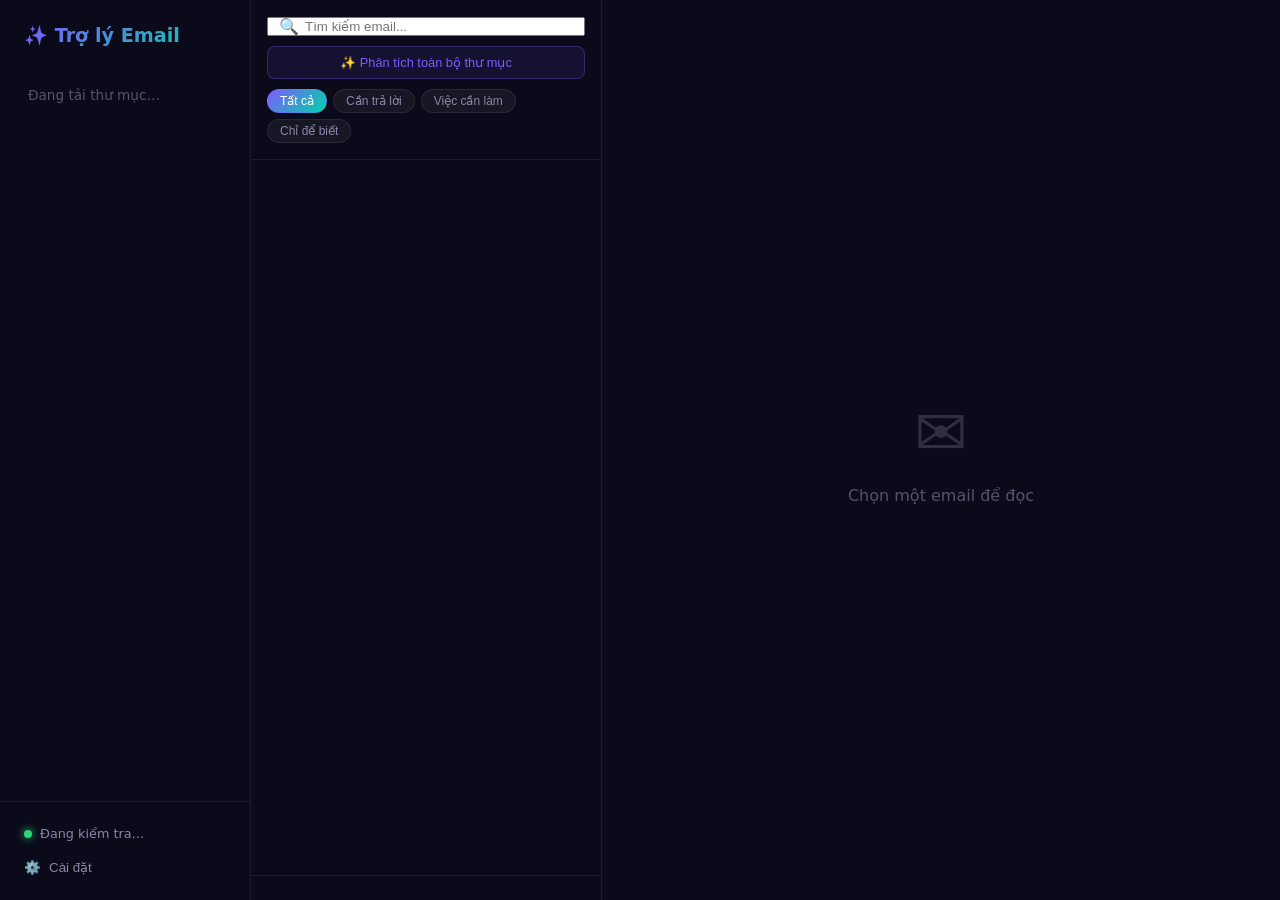
<file: frontend/index.html>
<!DOCTYPE html>
<html lang="vi">
<head>
    <meta charset="UTF-8">
    <meta name="viewport" content="width=device-width, initial-scale=1.0">
    <title>Trợ lý Email</title>
    <link rel="stylesheet" href="css/styles.css">
</head>
<body>
    <div id="app">
        <aside id="sidebar" class="glass-panel">
            <div class="sidebar-header">
                <h1 class="logo-text">✨ Trợ lý Email</h1>
            </div>
            <nav class="folder-list" id="folder-list">
                <div class="folder-loading">Đang tải thư mục…</div>
            </nav>
            <div class="sidebar-footer">
                <div class="profile-status" id="profile-status">
                    <div class="status-indicator"></div>
                    <span>Đang kiểm tra…</span>
                </div>
                <button id="btn-settings" class="btn-icon-text"><span>⚙️</span> Cài đặt</button>
            </div>
        </aside>

        <main id="email-list-panel" class="glass-panel">
            <div class="panel-header">
                <div class="search-container">
                    <span class="search-icon">🔍</span>
                    <input type="text" id="search-input" placeholder="Tìm kiếm email...">
                </div>
                <button id="btn-classify" class="btn-ai-action btn-classify" title="AI tóm tắt và phân loại toàn bộ thư mục hiện tại">✨ Phân tích toàn bộ thư mục</button>
                <div class="filter-bar" id="filter-bar">
                    <button class="filter-chip active" data-filter="all">Tất cả</button>
                    <button class="filter-chip" data-filter="Cần trả lời">Cần trả lời</button>
                    <button class="filter-chip" data-filter="Việc cần làm">Việc cần làm</button>
                    <button class="filter-chip" data-filter="Chỉ để biết">Chỉ để biết</button>
                </div>
            </div>
            <div id="email-list-container" class="scrollable"></div>
            <div class="pagination" id="pagination">
                <button id="btn-load-more" class="btn-secondary" style="display: none;">Tải thêm</button>
            </div>
        </main>

        <section id="detail-panel" class="glass-panel">
            <div id="email-empty-state" class="empty-state">
                <div class="empty-icon">✉️</div>
                <p>Chọn một email để đọc</p>
            </div>

            <div id="email-view" class="hidden">
                <div class="email-header" id="email-header"></div>
                <div class="email-actions">
                    <button class="btn-ai-action" id="btn-ai-reply">✨ Trả lời bằng AI</button>
                    <button class="btn-secondary" id="btn-ai-reply-all">✨ Trả lời tất cả</button>
                </div>
                <div class="detail-scroll scrollable">
                    <div class="email-body" id="email-body"></div>
                    <div class="email-attachments" id="email-attachments"></div>
                    <div class="conversation-thread" id="conversation-thread"></div>
                </div>
            </div>

            <div id="draft-panel" class="hidden glass-card sliding-panel">
                <div class="draft-header">
                    <h3>✨ Trợ lý AI Soạn thảo</h3>
                    <button class="btn-close" id="btn-close-draft">✖</button>
                </div>
                <div class="draft-content scrollable">
                    <div class="instruction-group">
                        <label for="ai-email-type">Mẫu thư:</label>
                        <select id="ai-email-type" class="glass-input w-100">
                            <option value="">AI tự chọn theo nội dung thư</option>
                        </select>
                        <p id="ai-type-hint" class="hint-text"></p>
                    </div>
                    <div class="instruction-group">
                        <label for="ai-instruction">Chỉ dẫn cho AI:</label>
                        <textarea id="ai-instruction" placeholder="Ví dụ: Đồng ý tham gia cuộc họp sáng thứ 3, hỏi thêm về tài liệu cần chuẩn bị..."></textarea>
                    </div>
                    <button id="btn-generate-draft" class="btn-gradient w-100">
                        <span class="btn-text">Tạo nháp</span>
                        <span class="loader hidden"></span>
                    </button>
                    <div id="draft-result-area" class="hidden mt-4">
                        <label>Bản nháp:</label>
                        <div id="draft-editor" contenteditable="true" class="editable-draft glass-input"></div>
                        <div class="refine-group mt-3">
                            <input type="text" id="refine-instruction" class="glass-input w-100" placeholder="Yêu cầu chỉnh sửa thêm (ví dụ: Viết trang trọng hơn)">
                            <button id="btn-refine-draft" class="btn-secondary w-100 mt-2">Tinh chỉnh</button>
                        </div>
                        <div class="draft-actions mt-4">
                            <button id="btn-save-draft" class="btn-success w-100">Lưu vào Thư nháp Outlook</button>
                        </div>
                    </div>
                </div>
            </div>
        </section>
    </div>

    <div id="settings-modal" class="modal-overlay hidden">
        <div class="modal-card glass-card">
            <h2>Cài đặt</h2>
            <div class="form-group">
                <label>Gemini API Key</label>
                <input type="password" id="api-key-input" class="glass-input" placeholder="Nhập khóa API Gemini...">
                <small class="text-muted mt-1 d-block" id="api-key-status"></small>
            </div>
            <div class="form-group mt-3">
                <label>Serper API Key (Tìm kiếm Google / Link thực tế)</label>
                <input type="password" id="serper-key-input" class="glass-input" placeholder="Nhập khóa API Serper.dev...">
                <small class="text-muted mt-1 d-block" id="serper-key-status"></small>
            </div>
            <div class="form-group mt-4">
                <button id="btn-analyze-style" class="btn-secondary w-100">Xuất thư đã gửi để phân tích</button>
                <small class="text-muted mt-1 d-block" id="style-status">Quét mọi kho thư trong Outlook rồi xuất ra thư mục <code>xuat_thu/</code>. Mở thư mục đó bằng Antigravity hoặc Claude Desktop để viết hướng dẫn văn phong — không tốn hạn mức Gemini. Có thể mất 10–30 phút.</small>
            </div>
            <div class="modal-actions">
                <button id="btn-close-settings" class="btn-secondary">Đóng</button>
                <button id="btn-save-settings" class="btn-gradient">Lưu</button>
            </div>
        </div>
    </div>

    <div id="global-loading" class="modal-overlay hidden"><div class="spinner"></div></div>
    <div id="toast-container"></div>

    <script src="js/utils.js"></script>
    <script src="js/email-list.js"></script>
    <script src="js/email-viewer.js"></script>
    <script src="js/draft-editor.js"></script>
    <script src="js/app.js"></script>
</body>
</html>
</file>
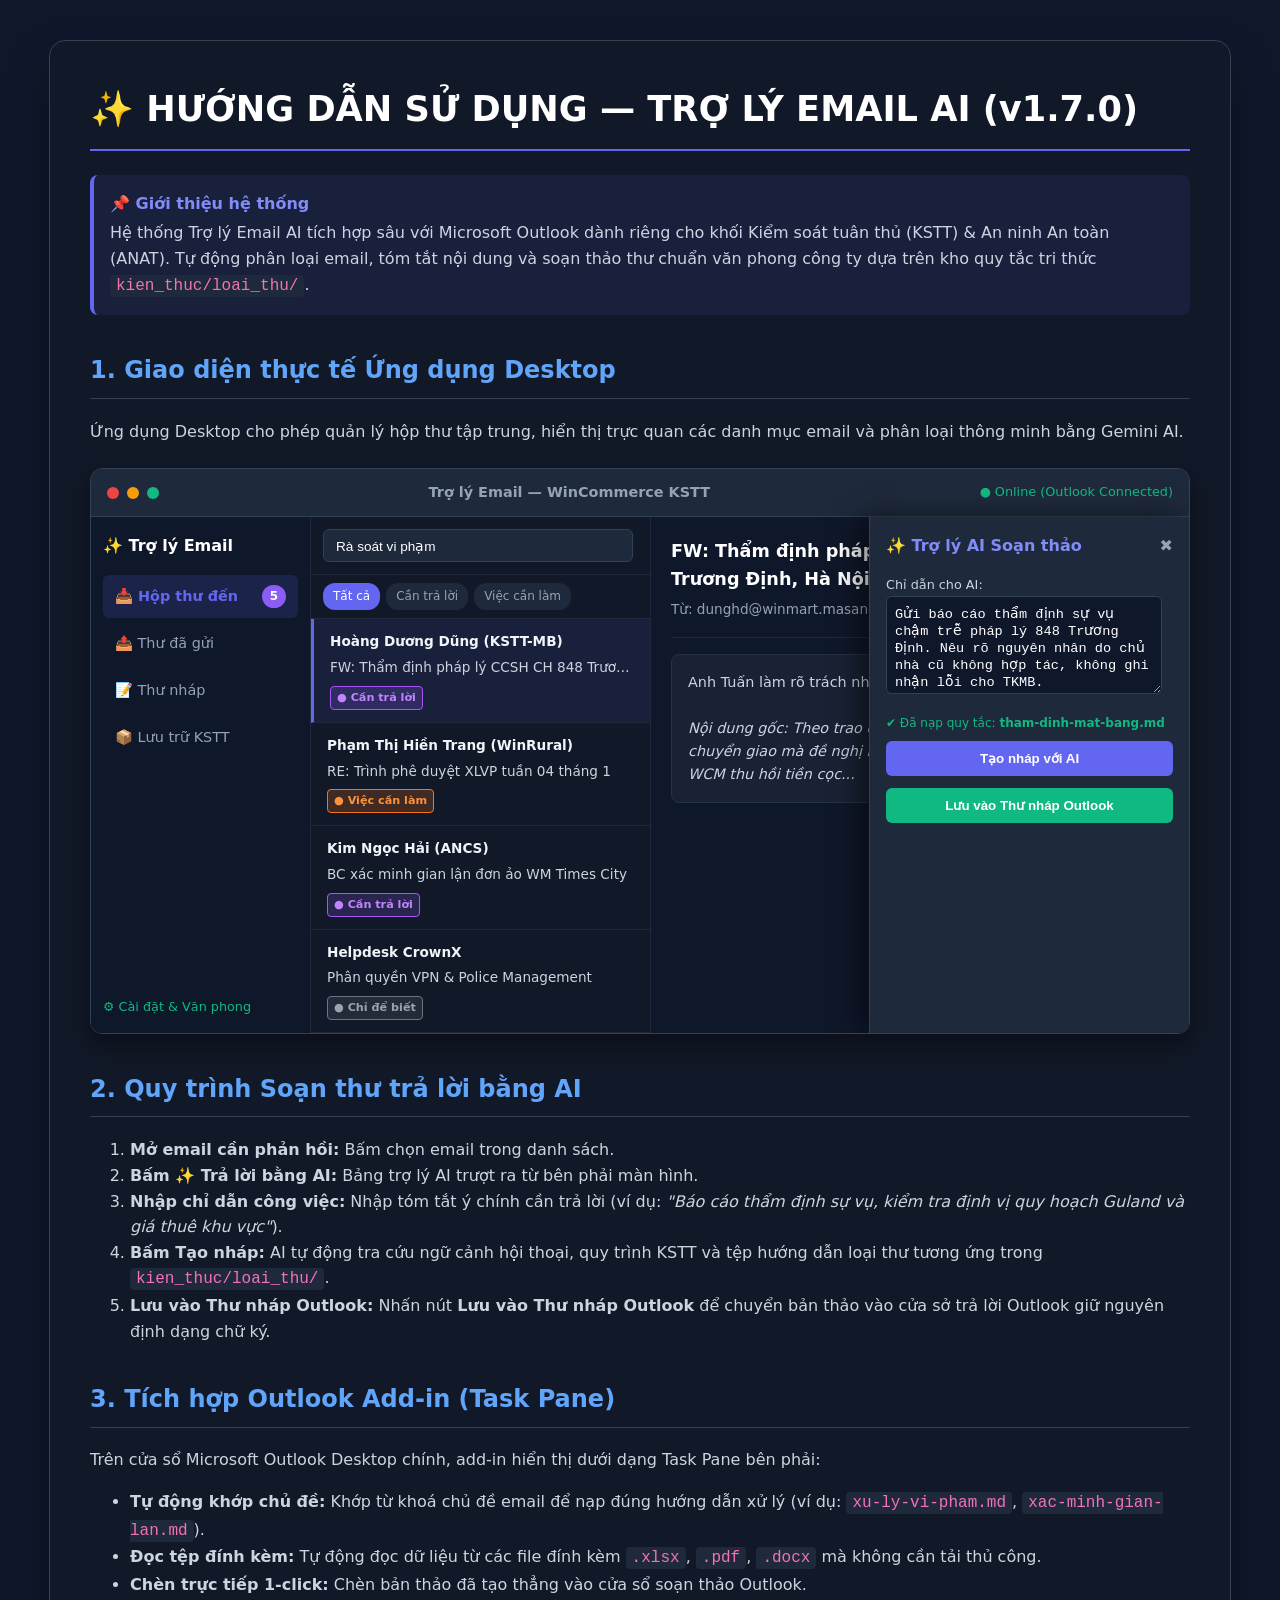
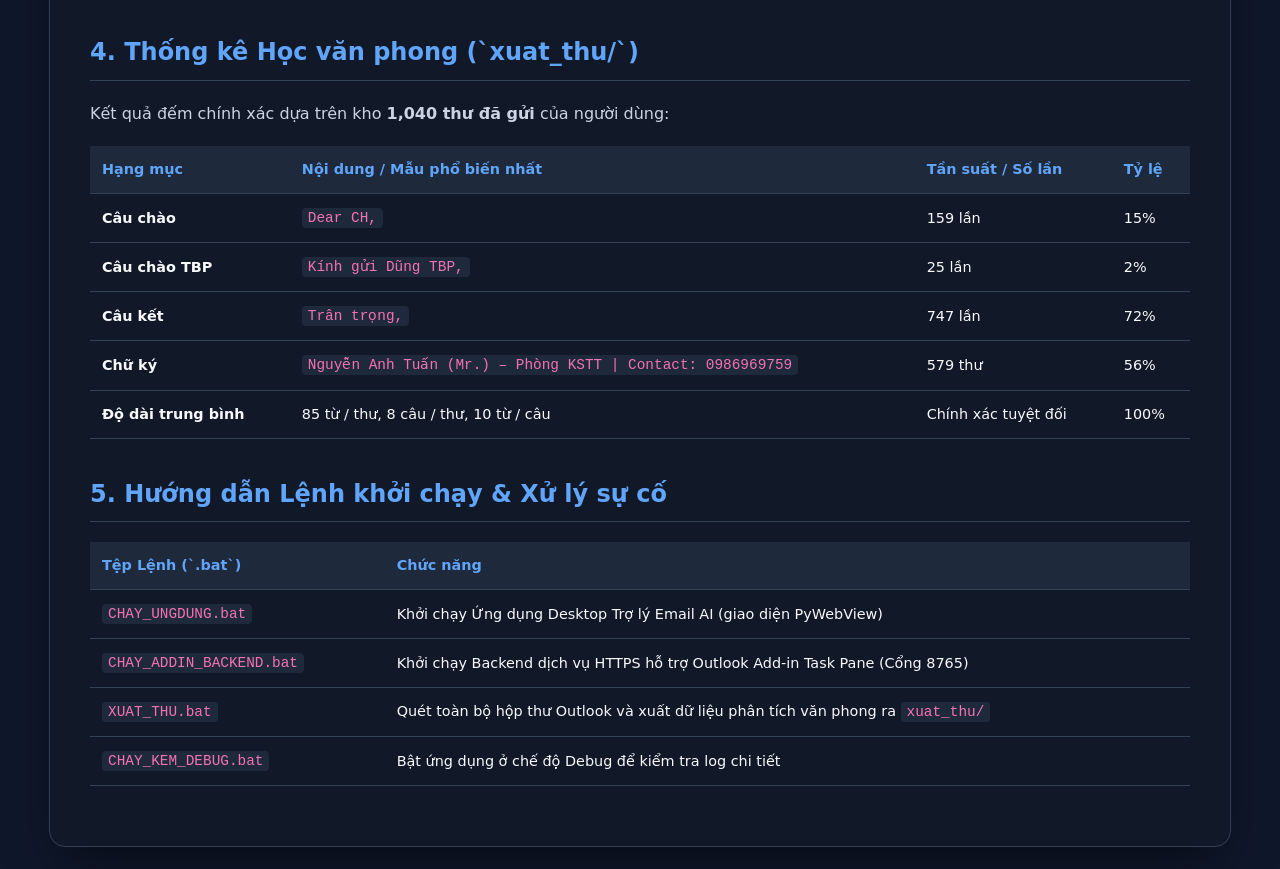
<file: HUONG_DAN_SU_DUNG.html>
<!DOCTYPE html>
<html lang="vi">
<head>
    <meta charset="UTF-8">
    <meta name="viewport" content="width=device-width, initial-scale=1.0">
    <title>Hướng Dẫn Sử Dụng — Trợ Lý Email AI v1.7.0</title>
    <style>
        :root {
            --primary: #6366f1;
            --primary-dark: #4f46e5;
            --bg-dark: #0f172a;
            --card-bg: #1e293b;
            --text-main: #f8fafc;
            --text-muted: #94a3b8;
            --border-color: #334155;
            --accent-purple: #8b5cf6;
            --accent-orange: #f97316;
            --accent-green: #10b981;
            --accent-red: #ef4444;
        }

        body {
            font-family: 'Segoe UI', system-ui, -apple-system, sans-serif;
            background-color: var(--bg-dark);
            color: var(--text-main);
            line-height: 1.6;
            margin: 0;
            padding: 40px 20px;
        }

        .container {
            max-width: 1100px;
            margin: 0 auto;
            background: #111827;
            border-radius: 16px;
            padding: 40px;
            box-shadow: 0 25px 50px -12px rgba(0, 0, 0, 0.5);
            border: 1px solid var(--border-color);
        }

        h1 {
            color: #ffffff;
            font-size: 2.2rem;
            border-bottom: 2px solid var(--primary);
            padding-bottom: 12px;
            margin-top: 0;
            display: flex;
            align-items: center;
            gap: 12px;
        }

        h2 {
            color: #60a5fa;
            font-size: 1.5rem;
            margin-top: 36px;
            border-bottom: 1px solid var(--border-color);
            padding-bottom: 8px;
        }

        h3 {
            color: #e2e8f0;
            font-size: 1.2rem;
            margin-top: 24px;
        }

        p, li {
            color: #cbd5e1;
            font-size: 1rem;
        }

        .alert-box {
            background: rgba(99, 102, 241, 0.1);
            border-left: 4px solid var(--primary);
            padding: 16px;
            border-radius: 8px;
            margin: 20px 0;
        }

        .alert-title {
            font-weight: bold;
            color: #818cf8;
            margin-bottom: 4px;
        }

        /* Mock UI Container */
        .ui-mockup {
            background: #0f172a;
            border: 1px solid #334155;
            border-radius: 12px;
            overflow: hidden;
            margin: 24px 0;
            box-shadow: 0 10px 25px rgba(0, 0, 0, 0.4);
        }

        .ui-header {
            background: #1e293b;
            padding: 12px 16px;
            display: flex;
            align-items: center;
            justify-content: space-between;
            border-bottom: 1px solid #334155;
        }

        .window-controls {
            display: flex;
            gap: 8px;
        }

        .dot {
            width: 12px;
            height: 12px;
            border-radius: 50%;
        }

        .dot-red { background: #ef4444; }
        .dot-yellow { background: #f59e0b; }
        .dot-green { background: #10b981; }

        .ui-title {
            font-size: 0.9rem;
            color: #94a3b8;
            font-weight: 600;
        }

        .ui-body {
            display: grid;
            grid-template-columns: 220px 340px 1fr;
            min-height: 480px;
            background: #090d16;
        }

        /* Sidebar */
        .ui-sidebar {
            background: #0f172a;
            border-right: 1px solid #1e293b;
            padding: 16px 12px;
            display: flex;
            flex-direction: column;
        }

        .folder-item {
            padding: 10px 12px;
            border-radius: 6px;
            color: #94a3b8;
            font-size: 0.9rem;
            cursor: pointer;
            margin-bottom: 4px;
            display: flex;
            justify-content: space-between;
            align-items: center;
        }

        .folder-item.active {
            background: rgba(99, 102, 241, 0.15);
            color: #6366f1;
            font-weight: 600;
        }

        .badge {
            background: #8b5cf6;
            color: #fff;
            font-size: 0.75rem;
            padding: 2px 8px;
            border-radius: 12px;
        }

        /* Email List */
        .ui-list {
            border-right: 1px solid #1e293b;
            background: #111827;
            overflow-y: auto;
        }

        .list-search {
            padding: 12px;
            border-bottom: 1px solid #1e293b;
        }

        .search-input {
            width: 90%;
            background: #1e293b;
            border: 1px solid #334155;
            color: #fff;
            padding: 8px 12px;
            border-radius: 6px;
            font-size: 0.85rem;
        }

        .filter-chips {
            display: flex;
            gap: 6px;
            padding: 8px 12px;
            border-bottom: 1px solid #1e293b;
            overflow-x: auto;
        }

        .chip {
            padding: 4px 10px;
            border-radius: 12px;
            font-size: 0.75rem;
            background: #1e293b;
            color: #94a3b8;
            white-space: nowrap;
        }

        .chip.active {
            background: var(--primary);
            color: #fff;
        }

        .email-item {
            padding: 12px 16px;
            border-bottom: 1px solid #1f2937;
            cursor: pointer;
        }

        .email-item.active {
            background: rgba(99, 102, 241, 0.1);
            border-left: 3px solid var(--primary);
        }

        .email-sender {
            font-size: 0.85rem;
            font-weight: 600;
            color: #f1f5f9;
        }

        .email-subject {
            font-size: 0.85rem;
            color: #cbd5e1;
            margin: 4px 0;
            white-space: nowrap;
            overflow: hidden;
            text-overflow: ellipsis;
        }

        .tag-badge {
            display: inline-block;
            font-size: 0.7rem;
            padding: 2px 6px;
            border-radius: 4px;
            font-weight: 600;
        }

        .tag-purple { background: rgba(139, 92, 246, 0.2); color: #c084fc; border: 1px solid #a855f7; }
        .tag-orange { background: rgba(249, 115, 22, 0.2); color: #fb923c; border: 1px solid #f97316; }
        .tag-gray { background: rgba(107, 114, 128, 0.2); color: #9ca3af; border: 1px solid #6b7280; }

        /* Detail View */
        .ui-detail {
            padding: 20px;
            background: #0f172a;
            position: relative;
        }

        .detail-header {
            border-bottom: 1px solid #1e293b;
            padding-bottom: 16px;
            margin-bottom: 16px;
        }

        .detail-subject {
            font-size: 1.1rem;
            font-weight: bold;
            color: #fff;
        }

        .detail-meta {
            font-size: 0.85rem;
            color: #94a3b8;
            margin-top: 6px;
        }

        .detail-body {
            font-size: 0.9rem;
            color: #cbd5e1;
            background: #182234;
            padding: 16px;
            border-radius: 8px;
            border: 1px solid #243147;
        }

        /* Sliding AI Drawer */
        .ai-drawer {
            position: absolute;
            top: 0;
            right: 0;
            width: 320px;
            height: 100%;
            background: #1e293b;
            border-left: 1px solid #334155;
            box-shadow: -10px 0 25px rgba(0,0,0,0.5);
            padding: 16px;
            box-sizing: border-box;
        }

        .drawer-title {
            font-weight: bold;
            color: #818cf8;
            font-size: 1rem;
            margin-bottom: 12px;
            display: flex;
            justify-content: space-between;
        }

        .prompt-area {
            width: 90%;
            height: 80px;
            background: #0f172a;
            border: 1px solid #334155;
            color: #fff;
            padding: 8px;
            border-radius: 6px;
            font-size: 0.85rem;
            margin-bottom: 12px;
        }

        .btn-action {
            width: 100%;
            background: var(--primary);
            color: #fff;
            border: none;
            padding: 10px;
            border-radius: 6px;
            font-weight: 600;
            cursor: pointer;
        }

        .btn-action:hover {
            background: var(--primary-dark);
        }

        .btn-success {
            background: var(--accent-green);
        }

        /* Tables */
        table {
            width: 100%;
            border-collapse: collapse;
            margin: 20px 0;
            font-size: 0.9rem;
        }

        th, td {
            padding: 12px;
            text-align: left;
            border-bottom: 1px solid var(--border-color);
        }

        th {
            background: #1e293b;
            color: #60a5fa;
        }

        tr:hover {
            background: rgba(255, 255, 255, 0.02);
        }

        code {
            background: #1e293b;
            color: #f472b6;
            padding: 2px 6px;
            border-radius: 4px;
            font-family: monospace;
        }
    </style>
</head>
<body>
    <div class="container">
        <h1>✨ HƯỚNG DẪN SỬ DỤNG — TRỢ LÝ EMAIL AI (v1.7.0)</h1>

        <div class="alert-box">
            <div class="alert-title">📌 Giới thiệu hệ thống</div>
            <p style="margin:0;">Hệ thống Trợ lý Email AI tích hợp sâu với Microsoft Outlook dành riêng cho khối Kiểm soát tuân thủ (KSTT) & An ninh An toàn (ANAT). Tự động phân loại email, tóm tắt nội dung và soạn thảo thư chuẩn văn phong công ty dựa trên kho quy tắc tri thức <code>kien_thuc/loai_thu/</code>.</p>
        </div>

        <h2>1. Giao diện thực tế Ứng dụng Desktop</h2>
        <p>Ứng dụng Desktop cho phép quản lý hộp thư tập trung, hiển thị trực quan các danh mục email và phân loại thông minh bằng Gemini AI.</p>

        <!-- REAL MOCKUP OF APP INTERFACE -->
        <div class="ui-mockup">
            <div class="ui-header">
                <div class="window-controls">
                    <span class="dot dot-red"></span>
                    <span class="dot dot-yellow"></span>
                    <span class="dot dot-green"></span>
                </div>
                <span class="ui-title">Trợ lý Email — WinCommerce KSTT</span>
                <span style="font-size: 0.8rem; color: #10b981;">● Online (Outlook Connected)</span>
            </div>
            <div class="ui-body">
                <!-- Sidebar -->
                <div class="ui-sidebar">
                    <div style="font-weight: bold; color: #fff; margin-bottom: 16px;">✨ Trợ lý Email</div>
                    <div class="folder-item active">
                        <span>📥 Hộp thư đến</span>
                        <span class="badge">5</span>
                    </div>
                    <div class="folder-item">📤 Thư đã gửi</div>
                    <div class="folder-item">📝 Thư nháp</div>
                    <div class="folder-item">📦 Lưu trữ KSTT</div>
                    <div style="margin-top: auto; font-size: 0.8rem; color: #10b981;">
                        ⚙️ Cài đặt & Văn phong
                    </div>
                </div>

                <!-- Email List -->
                <div class="ui-list">
                    <div class="list-search">
                        <input type="text" class="search-input" value="Rà soát vi phạm" readonly>
                    </div>
                    <div class="filter-chips">
                        <span class="chip active">Tất cả</span>
                        <span class="chip">Cần trả lời</span>
                        <span class="chip">Việc cần làm</span>
                    </div>
                    <div class="email-item active">
                        <div class="email-sender">Hoàng Dương Dũng (KSTT-MB)</div>
                        <div class="email-subject">FW: Thẩm định pháp lý CCSH CH 848 Trương Định</div>
                        <span class="tag-badge tag-purple">● Cần trả lời</span>
                    </div>
                    <div class="email-item">
                        <div class="email-sender">Phạm Thị Hiền Trang (WinRural)</div>
                        <div class="email-subject">RE: Trình phê duyệt XLVP tuần 04 tháng 1</div>
                        <span class="tag-badge tag-orange">● Việc cần làm</span>
                    </div>
                    <div class="email-item">
                        <div class="email-sender">Kim Ngọc Hải (ANCS)</div>
                        <div class="email-subject">BC xác minh gian lận đơn ảo WM Times City</div>
                        <span class="tag-badge tag-purple">● Cần trả lời</span>
                    </div>
                    <div class="email-item">
                        <div class="email-sender">Helpdesk CrownX</div>
                        <div class="email-subject">Phân quyền VPN & Police Management</div>
                        <span class="tag-badge tag-gray">● Chỉ để biết</span>
                    </div>
                </div>

                <!-- Email Detail View -->
                <div class="ui-detail">
                    <div class="detail-header">
                        <div class="detail-subject">FW: Thẩm định pháp lý CCSH: WM+ HNI 848 Trương Định, Hà Nội</div>
                        <div class="detail-meta">Từ: dunghd@winmart.masangroup.com | Đã gửi: 20/03/2024 15:08</div>
                    </div>
                    <div class="detail-body">
                        Anh Tuấn làm rõ trách nhiệm trường hợp này nhé.<br><br>
                        <i>Nội dung gốc: Theo trao đổi, BCT không đồng ý ký thỏa thuận chuyển giao mà đề nghị ký BBTL + HĐ mới, đồng thời đề nghị WCM thu hồi tiền cọc...</i>
                    </div>

                    <!-- AI Drawer Overlay -->
                    <div class="ai-drawer">
                        <div class="drawer-title">
                            <span>✨ Trợ lý AI Soạn thảo</span>
                            <span style="cursor:pointer; color:#94a3b8;">✖</span>
                        </div>
                        <label style="font-size: 0.8rem; color: #cbd5e1;">Chỉ dẫn cho AI:</label>
                        <textarea class="prompt-area" readonly>Gửi báo cáo thẩm định sự vụ chậm trễ pháp lý 848 Trương Định. Nêu rõ nguyên nhân do chủ nhà cũ không hợp tác, không ghi nhận lỗi cho TKMB.</textarea>
                        
                        <div style="font-size: 0.75rem; color: #10b981; margin-bottom: 8px;">
                            ✔ Đã nạp quy tắc: <b>tham-dinh-mat-bang.md</b>
                        </div>
                        
                        <button class="btn-action">Tạo nháp với AI</button>
                        
                        <div style="margin-top: 12px;">
                            <button class="btn-action btn-success">Lưu vào Thư nháp Outlook</button>
                        </div>
                    </div>
                </div>
            </div>
        </div>

        <h2>2. Quy trình Soạn thư trả lời bằng AI</h2>
        <ol>
            <li><b>Mở email cần phản hồi:</b> Bấm chọn email trong danh sách.</li>
            <li><b>Bấm ✨ Trả lời bằng AI:</b> Bảng trợ lý AI trượt ra từ bên phải màn hình.</li>
            <li><b>Nhập chỉ dẫn công việc:</b> Nhập tóm tắt ý chính cần trả lời (ví dụ: <i>"Báo cáo thẩm định sự vụ, kiểm tra định vị quy hoạch Guland và giá thuê khu vực"</i>).</li>
            <li><b>Bấm Tạo nháp:</b> AI tự động tra cứu ngữ cảnh hội thoại, quy trình KSTT và tệp hướng dẫn loại thư tương ứng trong <code>kien_thuc/loai_thu/</code>.</li>
            <li><b>Lưu vào Thư nháp Outlook:</b> Nhấn nút <b>Lưu vào Thư nháp Outlook</b> để chuyển bản thảo vào cửa sở trả lời Outlook giữ nguyên định dạng chữ ký.</li>
        </ol>

        <h2>3. Tích hợp Outlook Add-in (Task Pane)</h2>
        <p>Trên cửa sổ Microsoft Outlook Desktop chính, add-in hiển thị dưới dạng Task Pane bên phải:</p>
        <ul>
            <li><b>Tự động khớp chủ đề:</b> Khớp từ khoá chủ đề email để nạp đúng hướng dẫn xử lý (ví dụ: <code>xu-ly-vi-pham.md</code>, <code>xac-minh-gian-lan.md</code>).</li>
            <li><b>Đọc tệp đính kèm:</b> Tự động đọc dữ liệu từ các file đính kèm <code>.xlsx</code>, <code>.pdf</code>, <code>.docx</code> mà không cần tải thủ công.</li>
            <li><b>Chèn trực tiếp 1-click:</b> Chèn bản thảo đã tạo thẳng vào cửa sổ soạn thảo Outlook.</li>
        </ul>

        <h2>4. Thống kê Học văn phong (`xuat_thu/`)</h2>
        <p>Kết quả đếm chính xác dựa trên kho <b>1,040 thư đã gửi</b> của người dùng:</p>

        <table>
            <thead>
                <tr>
                    <th>Hạng mục</th>
                    <th>Nội dung / Mẫu phổ biến nhất</th>
                    <th>Tần suất / Số lần</th>
                    <th>Tỷ lệ</th>
                </tr>
            </thead>
            <tbody>
                <tr>
                    <td><b>Câu chào</b></td>
                    <td><code>Dear CH,</code></td>
                    <td>159 lần</td>
                    <td>15%</td>
                </tr>
                <tr>
                    <td><b>Câu chào TBP</b></td>
                    <td><code>Kính gửi Dũng TBP,</code></td>
                    <td>25 lần</td>
                    <td>2%</td>
                </tr>
                <tr>
                    <td><b>Câu kết</b></td>
                    <td><code>Trân trọng,</code></td>
                    <td>747 lần</td>
                    <td>72%</td>
                </tr>
                <tr>
                    <td><b>Chữ ký</b></td>
                    <td><code>Nguyễn Anh Tuấn (Mr.) – Phòng KSTT | Contact: 0986969759</code></td>
                    <td>579 thư</td>
                    <td>56%</td>
                </tr>
                <tr>
                    <td><b>Độ dài trung bình</b></td>
                    <td>85 từ / thư, 8 câu / thư, 10 từ / câu</td>
                    <td>Chính xác tuyệt đối</td>
                    <td>100%</td>
                </tr>
            </tbody>
        </table>

        <h2>5. Hướng dẫn Lệnh khởi chạy & Xử lý sự cố</h2>

        <table>
            <thead>
                <tr>
                    <th>Tệp Lệnh (`.bat`)</th>
                    <th>Chức năng</th>
                </tr>
            </thead>
            <tbody>
                <tr>
                    <td><code>CHAY_UNGDUNG.bat</code></td>
                    <td>Khởi chạy Ứng dụng Desktop Trợ lý Email AI (giao diện PyWebView)</td>
                </tr>
                <tr>
                    <td><code>CHAY_ADDIN_BACKEND.bat</code></td>
                    <td>Khởi chạy Backend dịch vụ HTTPS hỗ trợ Outlook Add-in Task Pane (Cổng 8765)</td>
                </tr>
                <tr>
                    <td><code>XUAT_THU.bat</code></td>
                    <td>Quét toàn bộ hộp thư Outlook và xuất dữ liệu phân tích văn phong ra <code>xuat_thu/</code></td>
                </tr>
                <tr>
                    <td><code>CHAY_KEM_DEBUG.bat</code></td>
                    <td>Bật ứng dụng ở chế độ Debug để kiểm tra log chi tiết</td>
                </tr>
            </tbody>
        </table>
    </div>
</body>
</html>
</file>
<file: frontend/css/styles.css>
/* Font hệ thống offline */

:root {
    --bg-primary: #0a0a1a;
    --bg-secondary: #12122a;
    --bg-card: rgba(255, 255, 255, 0.03);
    --bg-glass: rgba(255, 255, 255, 0.05);
    --bg-glass-hover: rgba(255, 255, 255, 0.08);
    --border-glass: rgba(255, 255, 255, 0.08);
    --text-primary: #e8e8f0;
    --text-secondary: #8888a8;
    --text-muted: #55556a;
    --accent-primary: #7c5cfc;
    --accent-secondary: #00d4aa;
    --accent-gradient: linear-gradient(135deg, #7c5cfc, #00d4aa);
    --danger: #ff4757;
    --warning: #ffa502;
    --success: #2ed573;
    --radius-sm: 8px;
    --radius-md: 12px;
    --radius-lg: 16px;
    --shadow-glass: 0 8px 32px rgba(0, 0, 0, 0.3);
    --transition-fast: 0.15s ease;
    --transition-normal: 0.25s ease;
    --transition-slow: 0.4s cubic-bezier(0.4, 0, 0.2, 1);
}

* {
    box-sizing: border-box;
    margin: 0;
    padding: 0;
}

body {
    font-family: 'Segoe UI Variable', 'Segoe UI', system-ui, -apple-system, sans-serif;
    background-color: var(--bg-primary);
    color: var(--text-primary);
    overflow: hidden; /* No full page scroll */
    height: 100vh;
    width: 100vw;
}

#app {
    display: grid;
    grid-template-columns: 250px 350px 1fr;
    height: 100vh;
    width: 100vw;
    gap: 1px;
    background-color: var(--border-glass); /* Creates 1px borders between columns */
    min-height: 0;
}

/* Utilities */
.hidden { display: none !important; }
.scrollable { overflow-y: auto; overflow-x: hidden; }
.mt-1 { margin-top: 0.25rem; }
.mt-2 { margin-top: 0.5rem; }
.mt-3 { margin-top: 1rem; }
.mt-4 { margin-top: 1.5rem; }
.w-100 { width: 100%; }
.d-block { display: block; }
.text-center { text-align: center; }
.text-muted { color: var(--text-muted); }
.flex-between { display: flex; justify-content: space-between; align-items: center; }

/* Custom Scrollbar */
::-webkit-scrollbar { width: 6px; height: 6px; }
::-webkit-scrollbar-track { background: transparent; }
::-webkit-scrollbar-thumb { background: rgba(255, 255, 255, 0.1); border-radius: 10px; }
::-webkit-scrollbar-thumb:hover { background: rgba(255, 255, 255, 0.2); }

/* Glassmorphism Classes */
.glass-panel {
    background-color: var(--bg-primary);
    display: flex;
    flex-direction: column;
    height: 100%;
    min-width: 0;
    min-height: 0;
}
.glass-card {
    background: var(--bg-card);
    backdrop-filter: blur(12px);
    -webkit-backdrop-filter: blur(12px);
    border: 1px solid var(--border-glass);
    border-radius: var(--radius-md);
    box-shadow: var(--shadow-glass);
}
.glass-input {
    background: var(--bg-glass);
    border: 1px solid var(--border-glass);
    color: var(--text-primary);
    border-radius: var(--radius-sm);
    padding: 10px 14px;
    font-family: 'Inter', sans-serif;
    outline: none;
    transition: var(--transition-fast);
}
.glass-input:focus {
    border-color: var(--accent-primary);
    box-shadow: 0 0 0 2px rgba(124, 92, 252, 0.2);
}

/* Typography & Buttons */
button {
    font-family: 'Inter', sans-serif;
    cursor: pointer;
    border: none;
    outline: none;
    border-radius: var(--radius-sm);
    padding: 8px 16px;
    font-weight: 500;
    transition: var(--transition-fast);
    display: inline-flex;
    align-items: center;
    justify-content: center;
    gap: 8px;
}
.btn-gradient {
    background: var(--accent-gradient);
    color: #fff;
    box-shadow: 0 4px 15px rgba(124, 92, 252, 0.3);
}
.btn-gradient:hover {
    box-shadow: 0 6px 20px rgba(124, 92, 252, 0.5);
    transform: translateY(-1px);
}
.btn-secondary {
    background: var(--bg-glass);
    color: var(--text-primary);
    border: 1px solid var(--border-glass);
}
.btn-secondary:hover {
    background: var(--bg-glass-hover);
}
.btn-success {
    background: var(--success);
    color: #000;
    font-weight: 600;
}
.btn-ai-action {
    background: rgba(124, 92, 252, 0.1);
    color: var(--accent-primary);
    border: 1px solid rgba(124, 92, 252, 0.3);
}
.btn-ai-action:hover {
    background: rgba(124, 92, 252, 0.2);
}

/* Sidebar */
.sidebar-header {
    padding: 24px;
}
.logo-text {
    font-size: 1.2rem;
    font-weight: 700;
    background: var(--accent-gradient);
    -webkit-background-clip: text;
    -webkit-text-fill-color: transparent;
}
.folder-list {
    flex: 1;
    padding: 0 12px;
    min-height: 0;
    overflow-y: scroll;
    overflow-x: hidden;
}
.folder-item {
    padding: 12px 16px;
    margin-bottom: 4px;
    border-radius: var(--radius-sm);
    cursor: pointer;
    display: flex;
    align-items: center;
    gap: 12px;
    color: var(--text-secondary);
    transition: var(--transition-fast);
}
.folder-item:hover {
    background: var(--bg-glass);
    color: var(--text-primary);
}
.folder-item.active {
    background: rgba(124, 92, 252, 0.1);
    color: var(--accent-primary);
    border-left: 3px solid var(--accent-primary);
    border-radius: 0 var(--radius-sm) var(--radius-sm) 0;
}
.badge {
    margin-left: auto;
    background: var(--accent-primary);
    color: #fff;
    font-size: 0.75rem;
    padding: 2px 8px;
    border-radius: 20px;
}
.sidebar-footer {
    padding: 24px;
    border-top: 1px solid var(--border-glass);
}
.profile-status {
    display: flex;
    align-items: center;
    gap: 8px;
    font-size: 0.8rem;
    color: var(--text-secondary);
    margin-bottom: 16px;
}
.status-indicator {
    width: 8px;
    height: 8px;
    border-radius: 50%;
    background: var(--success);
    box-shadow: 0 0 8px var(--success);
}
.btn-icon-text {
    background: transparent;
    color: var(--text-secondary);
    padding: 0;
}
.btn-icon-text:hover { color: var(--text-primary); }

/* Email List Panel */
.panel-header {
    padding: 16px;
    border-bottom: 1px solid var(--border-glass);
}
.search-container {
    position: relative;
}
.search-icon {
    position: absolute;
    left: 12px;
    top: 50%;
    transform: translateY(-50%);
    color: var(--text-muted);
}
#search-input {
    width: 100%;
    padding-left: 36px;
}
#email-list-container {
    flex: 1;
    padding: 12px;
    min-height: 0;
    overflow-y: scroll;
    overflow-x: hidden;
}
.email-item {
    background: var(--bg-card);
    border: 1px solid transparent;
    border-radius: var(--radius-sm);
    padding: 16px;
    margin-bottom: 8px;
    cursor: pointer;
    transition: var(--transition-fast);
    animation: fadeIn 0.3s ease forwards;
}
.email-item:hover {
    background: var(--bg-glass-hover);
    transform: scale(1.01);
}
.email-item.active {
    background: var(--bg-glass);
    border-color: var(--accent-primary);
}
.email-item.unread .email-subject {
    font-weight: 600;
    color: #fff;
}
.email-item-header {
    display: flex;
    justify-content: space-between;
    margin-bottom: 8px;
    align-items: center;
}
.sender-info {
    display: flex;
    align-items: center;
    gap: 8px;
    overflow: hidden;
}
.avatar {
    width: 32px;
    height: 32px;
    border-radius: 50%;
    display: flex;
    align-items: center;
    justify-content: center;
    font-size: 0.8rem;
    font-weight: 600;
    color: #fff;
    flex-shrink: 0;
}
.sender-name {
    font-size: 0.9rem;
    font-weight: 500;
    white-space: nowrap;
    overflow: hidden;
    text-overflow: ellipsis;
}
.email-time {
    font-size: 0.75rem;
    color: var(--text-muted);
    white-space: nowrap;
}
.email-subject {
    font-size: 0.9rem;
    color: var(--text-primary);
    margin-bottom: 4px;
    white-space: nowrap;
    overflow: hidden;
    text-overflow: ellipsis;
}
.email-preview {
    font-size: 0.8rem;
    color: var(--text-secondary);
    display: -webkit-box;
    -webkit-line-clamp: 2;
    -webkit-box-orient: vertical;
    overflow: hidden;
}
.pagination {
    padding: 12px;
    text-align: center;
    border-top: 1px solid var(--border-glass);
}

/* Detail Panel */
#detail-panel {
    position: relative;
}
.empty-state {
    display: flex;
    flex-direction: column;
    align-items: center;
    justify-content: center;
    height: 100%;
    color: var(--text-muted);
}
.empty-icon {
    font-size: 4rem;
    margin-bottom: 16px;
    opacity: 0.5;
}
#email-view {
    display: flex;
    flex-direction: column;
    height: 100%;
}
.email-header {
    padding: 24px;
    border-bottom: 1px solid var(--border-glass);
}
.email-header-top {
    display: flex;
    justify-content: space-between;
    align-items: flex-start;
    margin-bottom: 16px;
}
.email-subject-large {
    font-size: 1.4rem;
    font-weight: 600;
    margin-bottom: 16px;
}
.email-meta {
    font-size: 0.85rem;
    color: var(--text-secondary);
}
.email-actions {
    padding: 12px 24px;
    display: flex;
    gap: 12px;
    border-bottom: 1px solid var(--border-glass);
    background: rgba(0,0,0,0.2);
}
.email-body {
    padding: 24px;
    flex: 1;
    font-size: 0.95rem;
    line-height: 1.6;
    color: #dcdce6;
}
.email-body a { color: var(--accent-primary); }

/* Draft Panel */
#draft-panel {
    position: absolute;
    bottom: 24px;
    right: 24px;
    width: 400px;
    max-height: 80vh;
    display: flex;
    flex-direction: column;
    z-index: 10;
}
.draft-header {
    padding: 16px;
    border-bottom: 1px solid var(--border-glass);
    display: flex;
    justify-content: space-between;
    align-items: center;
    background: rgba(124, 92, 252, 0.05);
    border-radius: var(--radius-md) var(--radius-md) 0 0;
}
.draft-content {
    padding: 16px;
    overflow-y: auto;
}
.instruction-group label {
    display: block;
    margin-bottom: 8px;
    font-size: 0.85rem;
    color: var(--text-secondary);
}
/* Danh sách mẫu thư xổ ra do trình duyệt vẽ nên nền phải đặt tường minh,
   không thừa hưởng nền kính mờ — nếu không chữ trắng nằm trên nền trắng. */
#ai-email-type option {
    background: #1b1b2f;
    color: var(--text-primary);
}
.hint-text {
    margin: 6px 0 0;
    font-size: 0.75rem;
    color: var(--text-secondary);
}
#ai-instruction {
    width: 100%;
    min-height: 80px;
    resize: vertical;
    background: var(--bg-glass);
    border: 1px solid var(--border-glass);
    border-radius: var(--radius-sm);
    color: var(--text-primary);
    padding: 12px;
    margin-bottom: 16px;
}
/* Nền trắng chữ đen: bản nháp nay mang style inline color:#000000 để khớp Outlook,
   nếu để nền tối thì chữ đen trên nền đen sẽ không đọc được. Nền trắng đồng thời
   cho xem trước đúng như thư sẽ hiển thị thật. */
.editable-draft {
    min-height: 150px;
    max-height: 300px;
    overflow-y: auto;
    background: #ffffff;
    color: #000000;
    border: 1px solid var(--border-glass);
}
.editable-draft:focus {
    outline: 2px solid var(--accent-primary, #7c5cfc);
    outline-offset: -1px;
}

/* Modal */
.modal-overlay {
    position: fixed;
    top: 0; left: 0; width: 100vw; height: 100vh;
    background: rgba(0,0,0,0.6);
    backdrop-filter: blur(4px);
    display: flex;
    align-items: center;
    justify-content: center;
    z-index: 1000;
    overflow-y: auto;
    padding: 16px;
}
.modal-card {
    width: 400px;
    max-width: 100%;
    max-height: calc(100vh - 32px);
    padding: 24px;
    overflow-y: auto;
}
.modal-card h2 { margin-bottom: 24px; }
.form-group { margin-bottom: 16px; }
.form-group label { display: block; margin-bottom: 8px; font-size: 0.9rem; }
.modal-actions {
    display: flex;
    justify-content: flex-end;
    gap: 12px;
    margin-top: 24px;
}

/* Toggle Switch */
.switch { position: relative; display: inline-block; width: 44px; height: 24px; }
.switch input { opacity: 0; width: 0; height: 0; }
.slider {
    position: absolute; cursor: pointer; top: 0; left: 0; right: 0; bottom: 0;
    background-color: var(--bg-glass); transition: .4s;
    border: 1px solid var(--border-glass);
}
.slider:before {
    position: absolute; content: ""; height: 16px; width: 16px; left: 3px; bottom: 3px;
    background-color: var(--text-secondary); transition: .4s;
}
input:checked + .slider { background-color: var(--accent-primary); border-color: var(--accent-primary); }
input:checked + .slider:before { transform: translateX(20px); background-color: #fff; }
.slider.round { border-radius: 24px; }
.slider.round:before { border-radius: 50%; }

/* Skeleton Loading */
.skeleton {
    background: linear-gradient(90deg, var(--bg-glass) 25%, var(--bg-glass-hover) 50%, var(--bg-glass) 75%);
    background-size: 200% 100%;
    animation: shimmer 1.5s infinite;
    border-radius: 4px;
}
.skeleton-text { height: 12px; margin-bottom: 8px; width: 100%; }
.skeleton-text.short { width: 60%; }
.skeleton-avatar { width: 32px; height: 32px; border-radius: 50%; }

/* Spinner */
.spinner {
    width: 40px; height: 40px;
    border: 3px solid rgba(255,255,255,0.1);
    border-radius: 50%;
    border-top-color: var(--accent-primary);
    animation: spin 1s ease-in-out infinite;
}
.loader {
    width: 16px; height: 16px;
    border: 2px solid rgba(255,255,255,0.3);
    border-radius: 50%;
    border-top-color: #fff;
    animation: spin 1s linear infinite;
}

/* Toasts */
#toast-container {
    position: fixed;
    bottom: 24px; right: 24px;
    z-index: 2000;
    display: flex;
    flex-direction: column;
    gap: 8px;
}
.toast {
    padding: 12px 20px;
    border-radius: var(--radius-sm);
    background: var(--bg-card);
    backdrop-filter: blur(8px);
    border-left: 4px solid var(--accent-primary);
    box-shadow: var(--shadow-glass);
    color: #fff;
    animation: slideIn 0.3s ease forwards;
}
.toast.success { border-left-color: var(--success); }
.toast.error { border-left-color: var(--danger); }

/* Animations */
@keyframes fadeIn { from { opacity: 0; transform: translateY(5px); } to { opacity: 1; transform: translateY(0); } }
@keyframes slideIn { from { opacity: 0; transform: translateX(50px); } to { opacity: 1; transform: translateX(0); } }
@keyframes shimmer { 0% { background-position: -200% 0; } 100% { background-position: 200% 0; } }
@keyframes spin { to { transform: rotate(360deg); } }

/* Responsive Grid */
@media (max-width: 900px) {
    #app { grid-template-columns: 70px 300px 1fr; }
    .folder-item span:not(.folder-icon) { display: none; }
    .logo-text, .profile-status span, .sidebar-footer span:not(.btn-icon-text span) { display: none; }
}

/* ============ Thư mục động ============ */
.folder-loading { padding: 16px; color: var(--text-muted); font-size: 0.85rem; }
.folder-item { display: flex; align-items: center; gap: 10px; }
.folder-name { flex: 1; overflow: hidden; text-overflow: ellipsis; white-space: nowrap; }

/* ============ Chip phân loại ============ */
.filter-bar { display: flex; gap: 6px; margin-top: 10px; flex-wrap: wrap; }
.filter-chip {
    padding: 4px 12px; border-radius: 999px; font-size: 0.75rem; cursor: pointer;
    background: var(--bg-glass); border: 1px solid var(--border-glass);
    color: var(--text-secondary); transition: all var(--transition-fast);
}
.filter-chip:hover { background: var(--bg-glass-hover); color: var(--text-primary); }
.filter-chip.active { background: var(--accent-gradient); color: #fff; border-color: transparent; }
.btn-classify { width: 100%; margin-top: 10px; font-size: 0.8rem; padding: 8px; }

.cat-chip {
    display: inline-flex; align-items: center; gap: 6px; margin-top: 8px;
    padding: 3px 10px; border-radius: 999px; font-size: 0.7rem; font-weight: 500;
}
.cat-reply { background: rgba(124, 92, 252, 0.18); color: #b3a0ff; }
.cat-todo  { background: rgba(255, 165, 2, 0.18); color: #ffc46b; }
.cat-info  { background: rgba(136, 136, 168, 0.16); color: var(--text-secondary); }
.cat-spam  { background: rgba(255, 71, 87, 0.15); color: #ff8a94; }
.prio-dot { width: 6px; height: 6px; border-radius: 50%; display: inline-block; }
.prio-high { background: var(--danger); }
.prio-mid  { background: var(--warning); }
.prio-low  { background: var(--text-muted); }

.unread-dot {
    width: 7px; height: 7px; border-radius: 50%;
    background: var(--accent-primary); flex-shrink: 0;
    box-shadow: 0 0 8px var(--accent-primary);
}
.attach-icon { font-size: 0.8rem; opacity: 0.7; }
.email-item-meta { display: flex; align-items: center; gap: 6px; }

/* ============ Chi tiết email ============ */
.detail-scroll { flex: 1; min-height: 0; display: flex; flex-direction: column; }
.avatar.large { width: 48px; height: 48px; font-size: 1rem; }
.sender-details { display: flex; flex-direction: column; gap: 2px; }
.sender-details .sender-name { font-size: 1rem; font-weight: 600; }
.sender-email { font-size: 0.8rem; color: var(--text-muted); }
.email-date { font-size: 0.8rem; color: var(--text-secondary); white-space: nowrap; }
.email-recipients { font-size: 0.8rem; color: var(--text-secondary); }
.email-meta-line { margin-top: 4px; overflow: hidden; text-overflow: ellipsis; white-space: nowrap; }

.email-body { padding: 0; min-height: 340px; display: flex; }
.email-iframe {
    width: 100%; min-height: 340px; flex: 1;
    border: 0; background: var(--bg-secondary);
}

/* ============ Đính kèm ============ */
.attachments-section { padding: 16px 24px; border-top: 1px solid var(--border-glass); }
.attachments-title { font-size: 0.85rem; color: var(--text-secondary); margin-bottom: 12px; }
.attachments-grid { display: flex; flex-wrap: wrap; gap: 10px; }
.attachment-item {
    display: flex; align-items: center; gap: 8px; padding: 8px 14px;
    background: var(--bg-glass); border: 1px solid var(--border-glass);
    border-radius: var(--radius-md); font-size: 0.82rem;
    transition: all var(--transition-fast);
}
.attachment-item:hover { background: var(--bg-glass-hover); transform: translateY(-1px); }
.att-icon { font-size: 1.1rem; }
.att-name { max-width: 200px; overflow: hidden; text-overflow: ellipsis; white-space: nowrap; }
.att-size { color: var(--text-muted); font-size: 0.75rem; }

/* ============ Lịch sử hội thoại ============ */
.thread-section { padding: 16px 24px 32px; border-top: 1px solid var(--border-glass); }
.thread-title { font-size: 0.85rem; color: var(--text-secondary); margin-bottom: 16px; }
.thread-timeline { position: relative; padding-left: 20px; }
.thread-timeline::before {
    content: ''; position: absolute; left: 5px; top: 6px; bottom: 6px;
    width: 2px; background: linear-gradient(180deg, var(--accent-primary), transparent);
    opacity: 0.35;
}
.thread-item { position: relative; margin-bottom: 12px; }
.thread-dot {
    position: absolute; left: -19px; top: 14px; width: 8px; height: 8px;
    border-radius: 50%; background: var(--accent-primary);
    box-shadow: 0 0 0 3px var(--bg-primary);
}
.thread-card {
    background: var(--bg-glass); border: 1px solid var(--border-glass);
    border-radius: var(--radius-md); padding: 12px 14px; cursor: pointer;
    transition: background var(--transition-fast);
}
.thread-card:hover { background: var(--bg-glass-hover); }
.thread-card-header {
    display: flex; justify-content: space-between; align-items: center;
    margin-bottom: 6px; font-size: 0.82rem;
}
.thread-sender { color: var(--text-primary); }
.thread-time { color: var(--text-muted); font-size: 0.75rem; }
.thread-body {
    font-size: 0.82rem; color: var(--text-secondary); line-height: 1.5;
    max-height: 2.9em; overflow: hidden;
    transition: max-height var(--transition-slow);
}
.thread-item.expanded .thread-body { max-height: 400px; overflow-y: auto; }

/* ============ Bảng soạn nháp ============ */
.sliding-panel { display: flex; flex-direction: column; }
.draft-content { flex: 1; min-height: 0; }
.refine-group { display: flex; flex-direction: column; }
.draft-actions { padding-bottom: 8px; }
</file>
